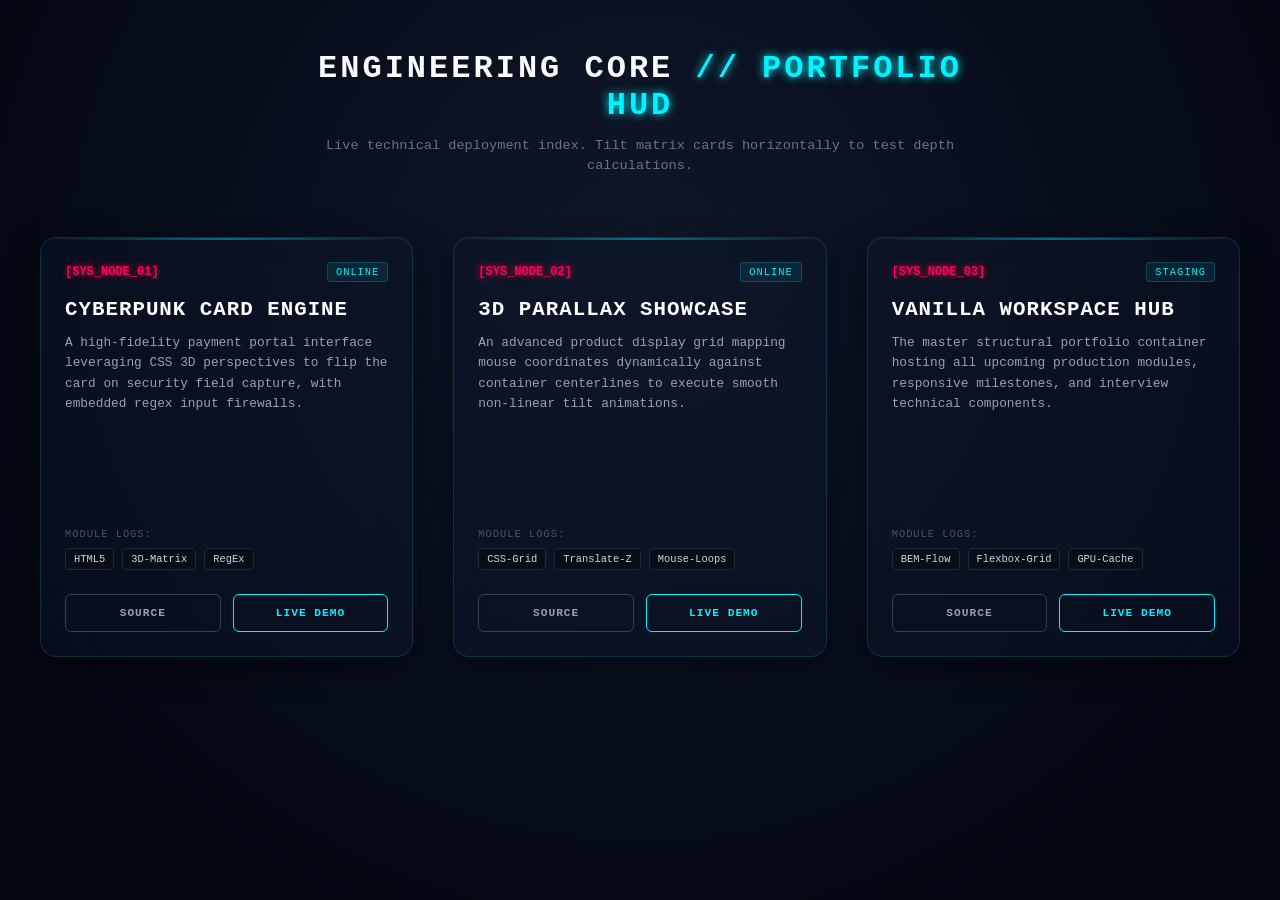
<file: SourceCode/3dParallaxProductShowcase/index.html>
<!DOCTYPE html>
<html lang="en">
<head>
  <meta charset="UTF-8">
  <meta name="viewport" content="width=device-width, initial-scale=1.0">
  <title>Engineering Core // Project Hub</title>
  <style>
    :root {
      --bg-void: #030712;
      --neon-blue: #00f3ff;
      --neon-pink: #ff0055;
      --text-glow: #f8fafc;
      --glass-panel: rgba(15, 23, 42, 0.45);
      --border-glow: rgba(0, 243, 255, 0.15);
    }

    * {
      box-sizing: border-box;
      margin: 0;
      padding: 0;
      font-family: 'Courier New', Courier, monospace;
    }

    body {
      background: radial-gradient(circle at 50% 30%, #0f172a 0%, var(--bg-void) 80%);
      color: var(--text-glow);
      min-height: 100vh;
      display: flex;
      flex-direction: column;
      align-items: center;
      padding: 50px 20px;
      overflow-x: hidden;
    }

    /* --- PORTFOLIO HEADER METRICS --- */
    .hud-header {
      text-align: center;
      margin-bottom: 60px;
      max-width: 700px;
      width: 100%;
    }

    .hud-header h1 {
      font-size: 2rem;
      letter-spacing: 3px;
      text-transform: uppercase;
      margin-bottom: 12px;
    }

    .hud-header h1 span {
      color: var(--neon-blue);
      text-shadow: 0 0 10px var(--neon-blue);
    }

    .hud-header p {
      color: #64748b;
      font-size: 0.85rem;
      line-height: 1.5;
    }

    /* --- THE GRID CONSOLE --- */
    .portfolio-grid {
      display: grid;
      grid-template-columns: repeat(auto-fit, minmax(300px, 1fr));
      gap: 40px;
      width: 100%;
      max-width: 1200px;
      perspective: 1000px; /* Globally enables 3D depth field mapping */
    }

    /* --- THE INTERACTIVE PORTFOLIO NODE --- */
    .hub-node {
      position: relative;
      background: var(--glass-panel);
      border: 1px solid var(--border-glow);
      border-radius: 16px;
      backdrop-filter: blur(16px);
      -webkit-backdrop-filter: blur(16px);
      box-shadow: 0 10px 30px rgba(0,0,0,0.5);
      padding: 24px;
      min-height: 420px;
      display: flex;
      flex-direction: column;
      justify-content: space-between;
      transform-style: preserve-3d;
      transition: border-color 0.3s ease, box-shadow 0.3s ease;
      overflow: hidden;
    }

    .hub-node:hover {
      border-color: rgba(0, 243, 255, 0.4);
      box-shadow: 0 0 30px rgba(0, 243, 255, 0.15);
    }

    /* Static Scanner Line Decorative Background Layer */
    .hub-node::before {
      content: '';
      position: absolute;
      top: 0;
      left: 0;
      width: 100%;
      height: 2px;
      background: linear-gradient(90deg, transparent, var(--neon-blue), transparent);
      animation: scanLines 4s linear infinite;
      opacity: 0.4;
      pointer-events: none;
    }

    /* --- RIGID NON-OVERLAPPING UPPER SEGMENT --- */
    .node-meta {
      transform: translateZ(40px); /* Projects header elements into 3D view */
      pointer-events: none;
      margin-bottom: 20px;
    }

    .node-tag-row {
      display: flex;
      justify-content: space-between;
      align-items: center;
      margin-bottom: 16px;
    }

    .index-badge {
      font-size: 0.75rem;
      color: var(--neon-pink);
      text-shadow: 0 0 6px var(--neon-pink);
      font-weight: bold;
    }

    .status-pill {
      background: rgba(0, 243, 255, 0.08);
      color: var(--neon-blue);
      border: 1px solid rgba(0, 243, 255, 0.2);
      padding: 3px 8px;
      border-radius: 4px;
      font-size: 0.65rem;
      letter-spacing: 1px;
    }

    .node-meta h2 {
      font-size: 1.3rem;
      color: #fff;
      letter-spacing: 1px;
      margin-bottom: 12px;
      text-transform: uppercase;
    }

    .node-meta p {
      color: #94a3b8;
      font-size: 0.8rem;
      line-height: 1.6;
    }

    /* --- RIGID NON-OVERLAPPING LOWER SEGMENT --- */
    .node-action-panel {
      transform: translateZ(60px); /* Projects interaction controls to extreme front layer */
      margin-top: auto;
    }

    .tech-stack-label {
      font-size: 0.65rem;
      color: #475569;
      margin-bottom: 8px;
      letter-spacing: 1px;
    }

    .tech-row {
      display: flex;
      flex-wrap: wrap;
      gap: 8px;
      margin-bottom: 24px;
    }

    .tech-item {
      background: #090d16;
      border: 1px solid #1e293b;
      color: #cbd5e1;
      font-size: 0.65rem;
      padding: 4px 8px;
      border-radius: 4px;
    }

    .link-matrix {
      display: grid;
      grid-template-columns: 1fr 1fr;
      gap: 12px;
    }

    .hub-btn {
      padding: 12px;
      font-size: 0.7rem;
      font-weight: bold;
      text-align: center;
      text-decoration: none;
      border-radius: 6px;
      letter-spacing: 1px;
      transition: all 0.3s ease;
      cursor: pointer;
    }

    .btn-src {
      background: transparent;
      color: #94a3b8;
      border: 1px solid #334155;
    }

    .btn-src:hover {
      border-color: #f8fafc;
      color: #f8fafc;
    }

    .btn-live {
      background: transparent;
      color: var(--neon-blue);
      border: 1px solid var(--neon-blue);
      box-shadow: 0 0 10px rgba(0, 243, 255, 0.05);
    }

    .btn-live:hover {
      background: var(--neon-blue);
      color: var(--bg-void);
      box-shadow: 0 0 20px var(--neon-blue);
    }

    /* --- CORE KEYFRAME SYSTEM --- */
    @keyframes scanLines {
      0% { top: -10%; }
      100% { top: 110%; }
    }

    /* --- RESPONSIVE STRUCTURAL OVERRIDES --- */
    @media (max-width: 480px) {
      body { padding: 30px 15px; }
      .hud-header h1 { font-size: 1.5rem; }
      .portfolio-grid { gap: 25px; }
      .hub-node { min-height: 440px; padding: 20px; }
    }
  </style>
</head>
<body>

  <header class="hud-header">
    <h1>ENGINEERING CORE <span>// PORTFOLIO HUD</span></h1>
    <p>Live technical deployment index. Tilt matrix cards horizontally to test depth calculations.</p>
  </header>

  <main class="portfolio-grid">

    <section class="hub-node">
      <div class="node-meta">
        <div class="node-tag-row">
          <span class="index-badge">[SYS_NODE_01]</span>
          <span class="status-pill">ONLINE</span>
        </div>
        <h2>Cyberpunk Card Engine</h2>
        <p>A high-fidelity payment portal interface leveraging CSS 3D perspectives to flip the card on security field capture, with embedded regex input firewalls.</p>
      </div>
      <div class="node-action-panel">
        <div class="tech-stack-label">MODULE LOGS:</div>
        <div class="tech-row">
          <span class="tech-item">HTML5</span>
          <span class="tech-item">3D-Matrix</span>
          <span class="tech-item">RegEx</span>
        </div>
        <div class="link-matrix">
          <a href="#" class="hub-btn btn-src">SOURCE</a>
          <a href="#" class="hub-btn btn-live">LIVE DEMO</a>
        </div>
      </div>
    </section>

    <section class="hub-node">
      <div class="node-meta">
        <div class="node-tag-row">
          <span class="index-badge">[SYS_NODE_02]</span>
          <span class="status-pill">ONLINE</span>
        </div>
        <h2>3D Parallax Showcase</h2>
        <p>An advanced product display grid mapping mouse coordinates dynamically against container centerlines to execute smooth non-linear tilt animations.</p>
      </div>
      <div class="node-action-panel">
        <div class="tech-stack-label">MODULE LOGS:</div>
        <div class="tech-row">
          <span class="tech-item">CSS-Grid</span>
          <span class="tech-item">Translate-Z</span>
          <span class="tech-item">Mouse-Loops</span>
        </div>
        <div class="link-matrix">
          <a href="#" class="hub-btn btn-src">SOURCE</a>
          <a href="#" class="hub-btn btn-live">LIVE DEMO</a>
        </div>
      </div>
    </section>

    <section class="hub-node">
      <div class="node-meta">
        <div class="node-tag-row">
          <span class="index-badge">[SYS_NODE_03]</span>
          <span class="status-pill">STAGING</span>
        </div>
        <h2>Vanilla Workspace Hub</h2>
        <p>The master structural portfolio container hosting all upcoming production modules, responsive milestones, and interview technical components.</p>
      </div>
      <div class="node-action-panel">
        <div class="tech-stack-label">MODULE LOGS:</div>
        <div class="tech-row">
          <span class="tech-item">BEM-Flow</span>
          <span class="tech-item">Flexbox-Grid</span>
          <span class="tech-item">GPU-Cache</span>
        </div>
        <div class="link-matrix">
          <a href="#" class="hub-btn btn-src">SOURCE</a>
          <a href="#" class="hub-btn btn-live">LIVE DEMO</a>
        </div>
      </div>
    </section>

  </main>

  <script>
    const hubNodes = document.querySelectorAll('.hub-node');

    // Attach interaction listeners to every core component instance
    hubNodes.forEach(node => {
      node.addEventListener('mousemove', e => {
        const dimensions = node.getBoundingClientRect();
        
        // Isolate localized coordinate matrix offsets
        const cursorX = e.clientX - dimensions.left;
        const cursorY = e.clientY - dimensions.top;
        
        // Find center anchor metrics
        const axisX = dimensions.width / 2;
        const axisY = dimensions.height / 2;
        
        // Calculate smooth ratio deviations (Max tilt restricted safely to 10 degrees)
        const computeY = ((cursorX - axisX) / axisX) * 10;
        const computeX = ((cursorY - axisY) / axisY) * -10;
        
        node.style.transform = `rotateX(${computeX}deg) rotateY(${computeY}deg) scale3d(1.01, 1.01, 1.01)`;
      });

      // Animate card smoothly back to rest state when focus is lost
      node.addEventListener('mouseleave', () => {
        node.style.transition = 'transform 0.4s cubic-bezier(0.16, 1, 0.3, 1), border-color 0.3s, box-shadow 0.3s';
        node.style.transform = 'rotateX(0deg) rotateY(0deg) scale3d(1, 1, 1)';
      });

      // Erase transition engine delay during live tracking to maximize refresh performance
      node.addEventListener('mouseenter', () => {
        node.style.transition = 'border-color 0.3s, box-shadow 0.3s';
      });
    });
  </script>
</body>
  </html>
</file>
